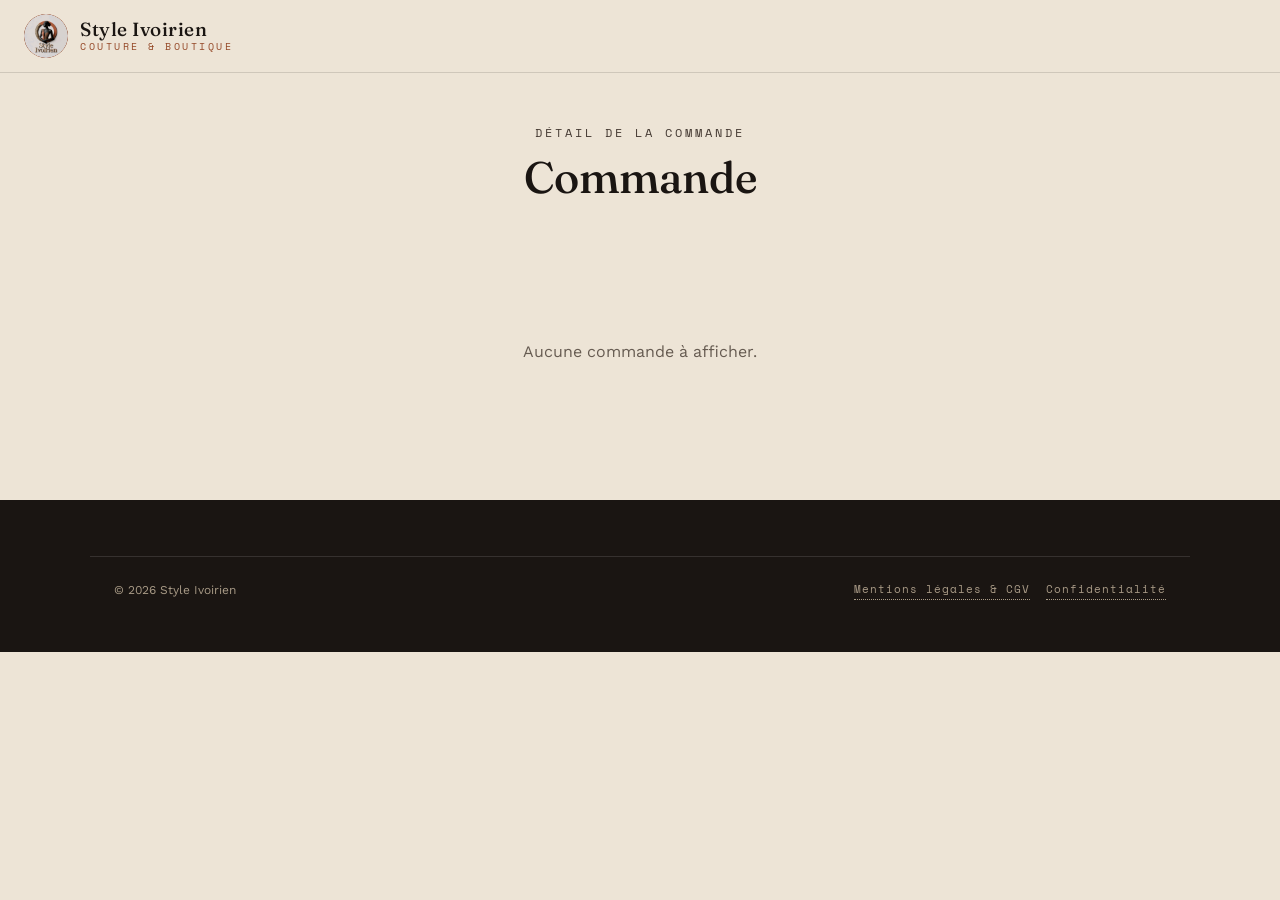
<file: commande.html>
<!DOCTYPE html>
<html lang="fr">
<head>
<meta charset="UTF-8">
<meta name="viewport" content="width=device-width, initial-scale=1.0">
<title>Détail de la commande | Style Ivoirien</title>
<link rel="preload" href="fonts/work-sans-latin-400-normal.woff2" as="font" type="font/woff2" crossorigin>
<link rel="preload" href="fonts/fraunces-latin-opsz-normal.woff2" as="font" type="font/woff2" crossorigin>
<link rel="stylesheet" href="css/style.css?v=20261124">
<link rel="manifest" href="manifest.json">
<link rel="icon" href="favicon.ico" sizes="any">
<link rel="icon" type="image/png" sizes="32x32" href="img/favicon-32.png">
<meta name="robots" content="noindex, nofollow">
<link rel="apple-touch-icon" href="img/icon-180.png">
<meta name="theme-color" content="#B85C38">
<meta name="apple-mobile-web-app-capable" content="yes">
<meta name="apple-mobile-web-app-status-bar-style" content="black-translucent">
</head>
<body>
<header>
  <div class="header-inner">
    <a href="index.html" class="logo">
      <span class="logo-mark">
        <img src="img/logo.png" alt="Style Ivoirien" width="44" height="44">
      </span>
      <span class="logo-text">
        <span class="line1">Style Ivoirien</span>
        <span class="line2">COUTURE &amp; BOUTIQUE</span>
      </span>
    </a>
  </div>
</header>
<div class="page-header-lite">
  <p class="eyebrow">Détail de la commande</p>
  <h1 id="commande-titre">Commande</h1>
</div>
<section>
  <div class="wrap" style="max-width:640px;">
    <div id="commande-contenu"></div>
  </div>
</section>
<footer>
  <div class="footer-bottom" style="max-width:1100px; margin:0 auto; padding:24px;">
    <span>© 2026 Style Ivoirien</span>
    <span class="footer-legal"><a href="mentions-legales.html" class="admin-link">Mentions légales &amp; CGV</a>
    <a href="confidentialite.html" class="admin-link">Confidentialité</a></span>
  </div>
</footer>
<script src="js/securite.js?v=20261124"></script>
<script src="js/devise.js?v=20261124"></script>
<script>
  const params = new URLSearchParams(window.location.search);
  const brut = params.get('d');
  const conteneur = document.getElementById('commande-contenu');
  if (!brut) {
    conteneur.innerHTML = '<p style="text-align:center; color:#665b51;">Aucune commande à afficher.</p>';
  } else {
    try {
      const commande = JSON.parse(brut);
      const dateFormatee = new Date(commande.date).toLocaleString('fr-FR');
      document.getElementById('commande-titre').textContent = commande.reference ? `Commande ${commande.reference}` : 'Commande';

      // anciennes commandes : tout en GNF ; nouvelles : dans la devise choisie par le client
      const devise = DEVISES[commande.devise] ? commande.devise : 'GNF';
      const lignesArticles = commande.articles.map(item => `
        <div class="panier-item">
          <div class="panier-item-image">
            ${item.image_url ? `<img src="${urlSure(item.image_url)}" alt="${esc(item.nom)}">` : ''}
          </div>
          <div class="panier-item-info">
            <span class="panier-item-nom">${esc(item.nom)}${item.taille ? `, taille ${esc(item.taille)}` : ''}</span>
            <span class="panier-item-prix">${esc(item.qty)} x ${formaterMontant(montantProduit(item, devise), devise)}</span>
          </div>
        </div>
      `).join('');

      const estFrance = !!commande.estFrance;
      const commission = commande.commission || 0;
      const totalArticles = commande.totalDevise ?? Number(commande.total);
      const totalFinal = commande.totalFinal || (totalArticles + commission);

      const recapHtml = `
        <div class="panier-recap" style="margin-top:20px;">
          ${commission ? `<div class="panier-recap-ligne">
            <span>Prix du panier</span>
            <span>${formaterMontant(totalArticles, devise)}</span>
          </div>
          <div class="panier-recap-ligne">
            <span>Commission service</span>
            <span>${formaterMontant(commission, devise)}</span>
          </div>` : ''}
          <div class="panier-recap-ligne panier-recap-total">
            <span>Total à payer</span>
            <span>${formaterMontant(totalFinal, devise)}</span>
          </div>
          ${devise !== 'GNF' ? `<p class="panier-recap-note">Prix boutique : ${formaterMontant(Number(commande.total), 'GNF')}</p>` : ''}
          ${estFrance ? `<p class="panier-recap-note">⚠️ Ce montant ne couvre pas la livraison. Frais d'expédition : environ ${fraisParKilo(devise)}, montant exact communiqué séparément une fois le colis prêt et pesé.</p>` : ''}
        </div>
      `;

      conteneur.innerHTML = `
        <p style="color:#665b51; margin-bottom:20px;">Reçue le ${dateFormatee}</p>
        <div style="border:1px solid var(--line); border-radius:10px; padding:20px; margin-bottom:20px;">
          <p><strong>Client :</strong> ${esc(commande.nom)}</p>
          <p><strong>Téléphone :</strong> ${esc(commande.telephone)}</p>
          <p><strong>Zone :</strong> ${esc(commande.zone || '—')}</p>
        </div>
        ${lignesArticles}
        ${recapHtml}
      `;
    } catch (e) {
      conteneur.innerHTML = '<p style="text-align:center; color:#665b51;">Impossible d\'afficher cette commande.</p>';
    }
  }
</script>
</body>
</html>
</file>
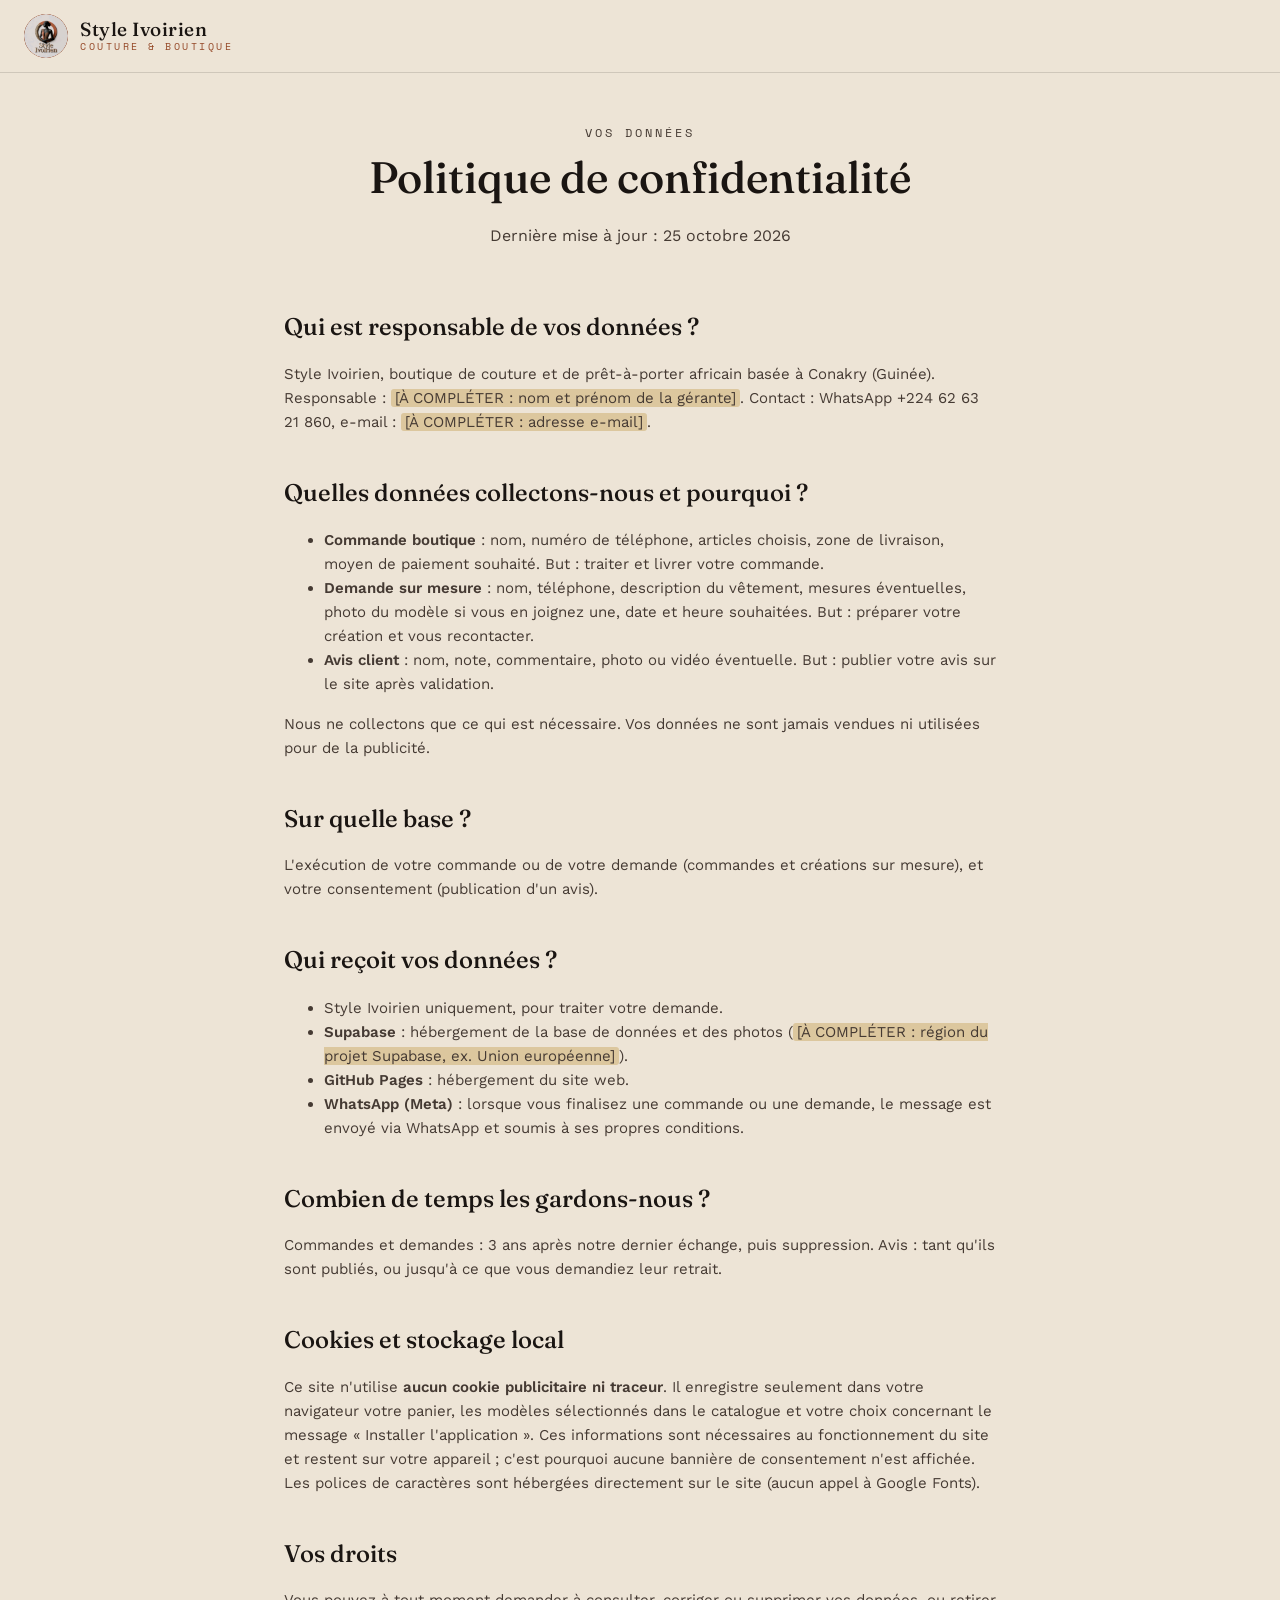
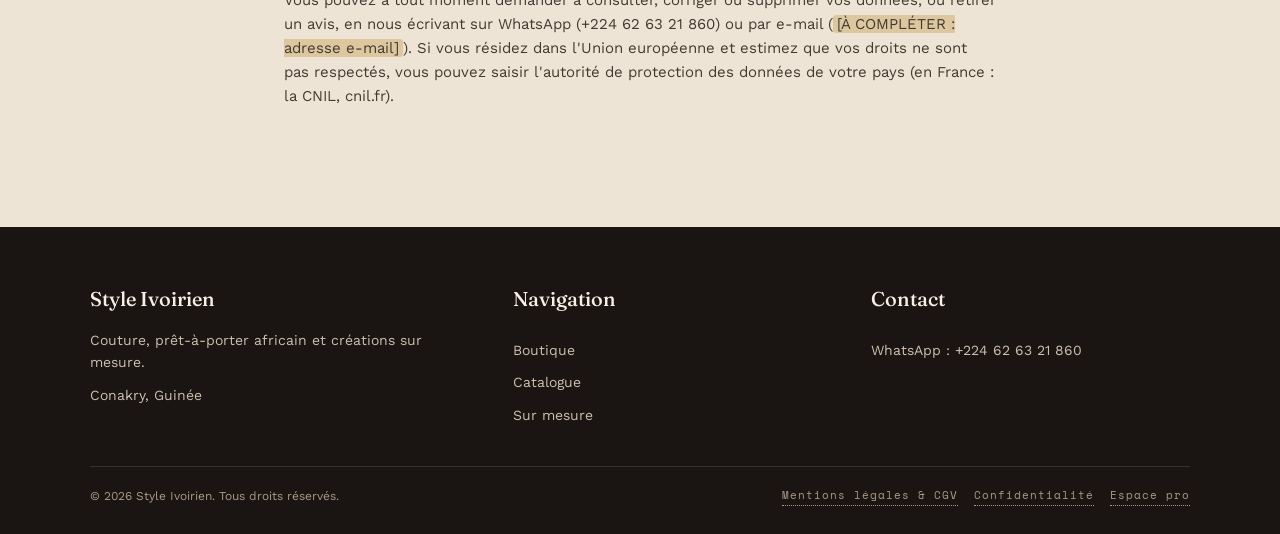
<file: confidentialite.html>
<!DOCTYPE html>
<html lang="fr">
<head>
<meta charset="UTF-8">
<meta name="viewport" content="width=device-width, initial-scale=1.0">
<title>Politique de confidentialité | Style Ivoirien</title>
<link rel="stylesheet" href="css/style.css?v=20261124">
<link rel="icon" href="favicon.ico" sizes="any">
<link rel="icon" type="image/png" sizes="32x32" href="img/favicon-32.png">
<link rel="apple-touch-icon" href="img/icon-180.png">
<meta name="description" content="Comment Style Ivoirien collecte, utilise et protège vos données personnelles.">
<link rel="canonical" href="https://styleivoirien.com/confidentialite.html">
<meta property="og:title" content="Politique de confidentialité | Style Ivoirien">
<meta property="og:description" content="Comment Style Ivoirien collecte, utilise et protège vos données personnelles.">
<meta property="og:image" content="https://styleivoirien.com/img/og-image.jpg">
<meta name="theme-color" content="#B85C38">
</head>
<body>

<header>
  <div class="header-inner">
    <a href="index.html" class="logo">
      <span class="logo-mark">
        <img src="img/logo.png" alt="Style Ivoirien" width="44" height="44">
      </span>
      <span class="logo-text">
        <span class="line1">Style Ivoirien</span>
        <span class="line2">COUTURE &amp; BOUTIQUE</span>
      </span>
    </a>
  </div>
</header>

<div class="page-header-lite">
  <p class="eyebrow">Vos données</p>
  <h1>Politique de confidentialité</h1>
  <p>Dernière mise à jour : 25 octobre 2026</p>
</div>

<main class="page-legale">
  <h2>Qui est responsable de vos données ?</h2>
  <p>Style Ivoirien, boutique de couture et de prêt-à-porter africain basée à Conakry (Guinée). Responsable : <span class="a-completer">[À COMPLÉTER : nom et prénom de la gérante]</span>. Contact : WhatsApp +224 62 63 21 860, e-mail : <span class="a-completer">[À COMPLÉTER : adresse e-mail]</span>.</p>

  <h2>Quelles données collectons-nous et pourquoi ?</h2>
  <ul>
    <li><strong>Commande boutique</strong> : nom, numéro de téléphone, articles choisis, zone de livraison, moyen de paiement souhaité. But : traiter et livrer votre commande.</li>
    <li><strong>Demande sur mesure</strong> : nom, téléphone, description du vêtement, mesures éventuelles, photo du modèle si vous en joignez une, date et heure souhaitées. But : préparer votre création et vous recontacter.</li>
    <li><strong>Avis client</strong> : nom, note, commentaire, photo ou vidéo éventuelle. But : publier votre avis sur le site après validation.</li>
  </ul>
  <p>Nous ne collectons que ce qui est nécessaire. Vos données ne sont jamais vendues ni utilisées pour de la publicité.</p>

  <h2>Sur quelle base ?</h2>
  <p>L'exécution de votre commande ou de votre demande (commandes et créations sur mesure), et votre consentement (publication d'un avis).</p>

  <h2>Qui reçoit vos données ?</h2>
  <ul>
    <li>Style Ivoirien uniquement, pour traiter votre demande.</li>
    <li><strong>Supabase</strong> : hébergement de la base de données et des photos (<span class="a-completer">[À COMPLÉTER : région du projet Supabase, ex. Union européenne]</span>).</li>
    <li><strong>GitHub Pages</strong> : hébergement du site web.</li>
    <li><strong>WhatsApp (Meta)</strong> : lorsque vous finalisez une commande ou une demande, le message est envoyé via WhatsApp et soumis à ses propres conditions.</li>
  </ul>

  <h2>Combien de temps les gardons-nous ?</h2>
  <p>Commandes et demandes : 3 ans après notre dernier échange, puis suppression. Avis : tant qu'ils sont publiés, ou jusqu'à ce que vous demandiez leur retrait.</p>

  <h2>Cookies et stockage local</h2>
  <p>Ce site n'utilise <strong>aucun cookie publicitaire ni traceur</strong>. Il enregistre seulement dans votre navigateur votre panier, les modèles sélectionnés dans le catalogue et votre choix concernant le message « Installer l'application ». Ces informations sont nécessaires au fonctionnement du site et restent sur votre appareil ; c'est pourquoi aucune bannière de consentement n'est affichée. Les polices de caractères sont hébergées directement sur le site (aucun appel à Google Fonts).</p>

  <h2>Vos droits</h2>
  <p>Vous pouvez à tout moment demander à consulter, corriger ou supprimer vos données, ou retirer un avis, en nous écrivant sur WhatsApp (+224 62 63 21 860) ou par e-mail (<span class="a-completer">[À COMPLÉTER : adresse e-mail]</span>). Si vous résidez dans l'Union européenne et estimez que vos droits ne sont pas respectés, vous pouvez saisir l'autorité de protection des données de votre pays (en France : la CNIL, cnil.fr).</p>
</main>

<footer id="contact">
  <div class="footer-inner">
    <div>
      <h4>Style Ivoirien</h4>
      <p>Couture, prêt-à-porter africain et créations sur mesure.</p>
      <p>Conakry, Guinée</p>
    </div>
    <div class="footer-links">
      <h4>Navigation</h4>
      <a href="boutique.html">Boutique</a>
      <a href="catalogue.html">Catalogue</a>
      <a href="rendez-vous.html">Sur mesure</a>
    </div>
    <div class="footer-links">
      <h4>Contact</h4>
      <a href="https://wa.me/224626321860" target="_blank" rel="noopener">WhatsApp : +224 62 63 21 860</a>
    </div>
  </div>
  <div class="footer-bottom">
    <span>© 2026 Style Ivoirien. Tous droits réservés.</span>
    <span class="footer-legal"><a href="mentions-legales.html" class="admin-link">Mentions légales &amp; CGV</a>
    <a href="confidentialite.html" class="admin-link">Confidentialité</a>
    <a href="admin.html" class="admin-link">Espace pro</a></span>
  </div>
</footer>
</body>
</html>
</file>
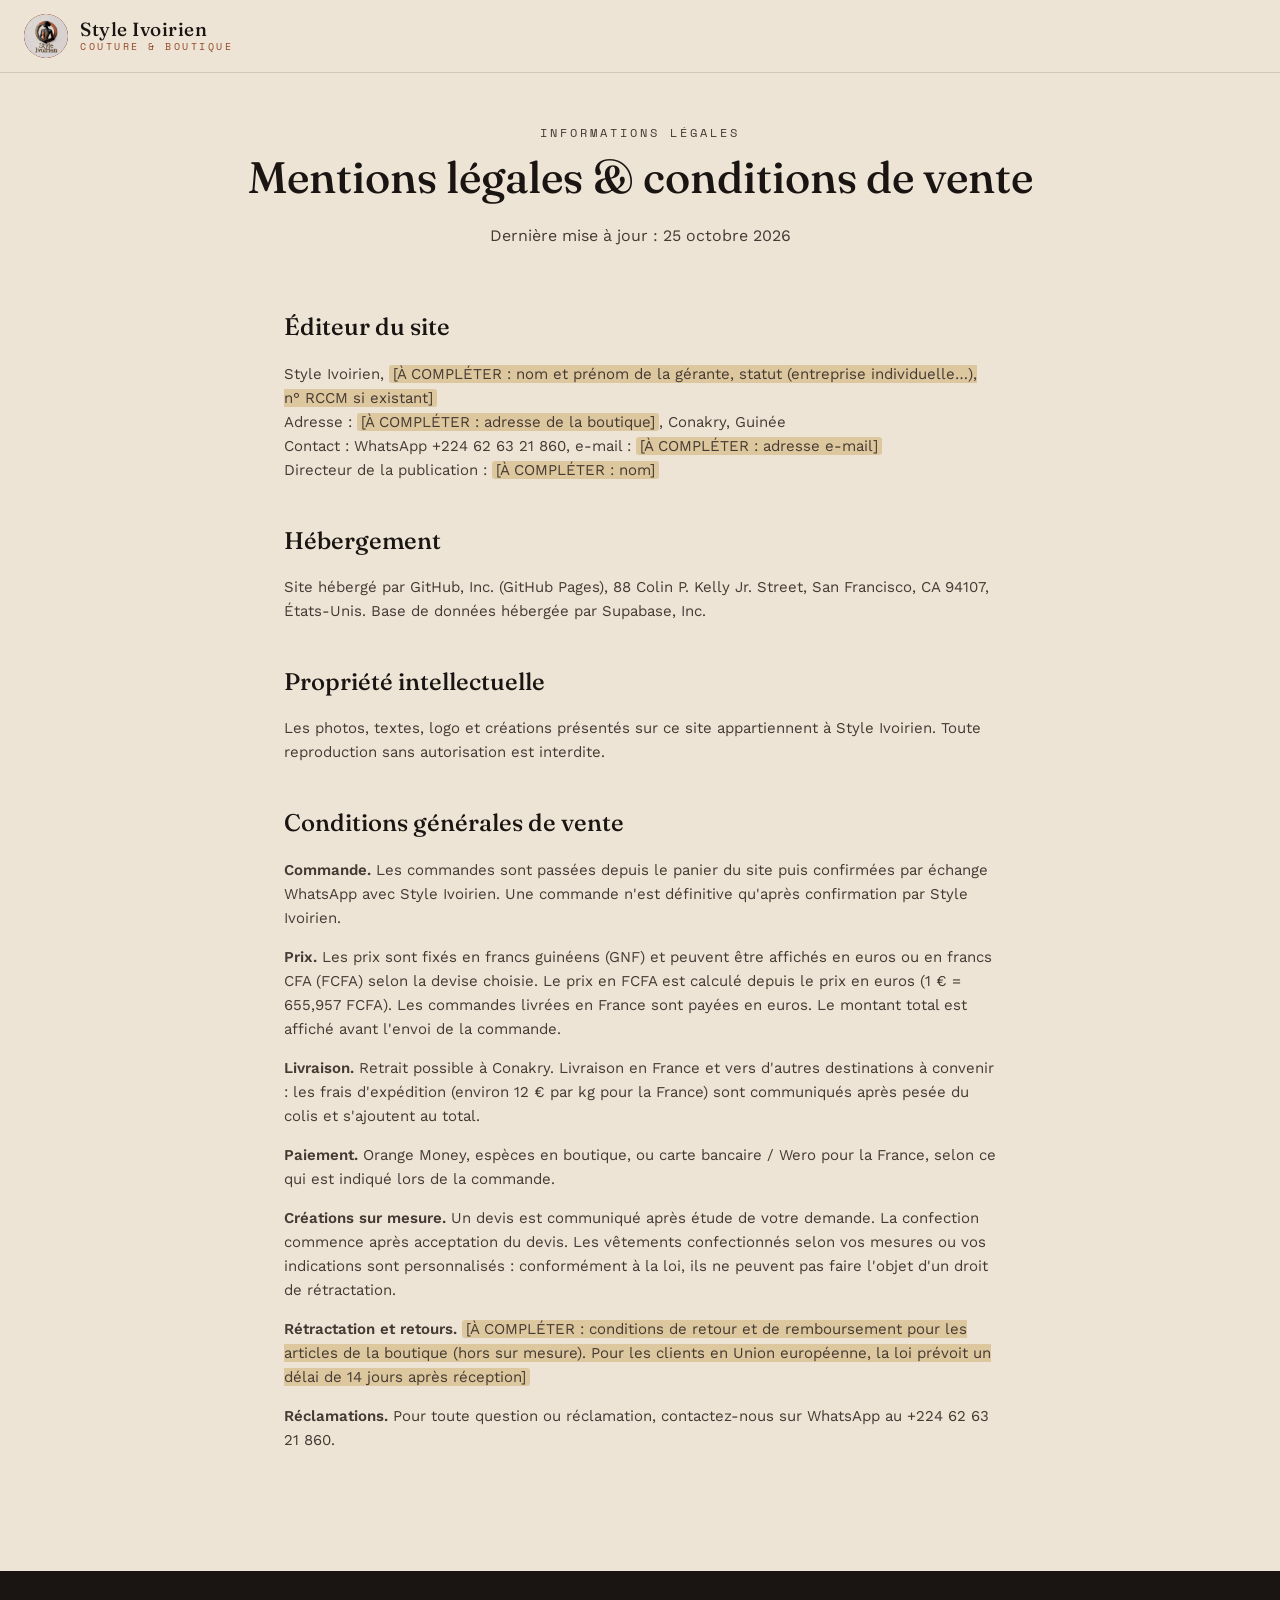
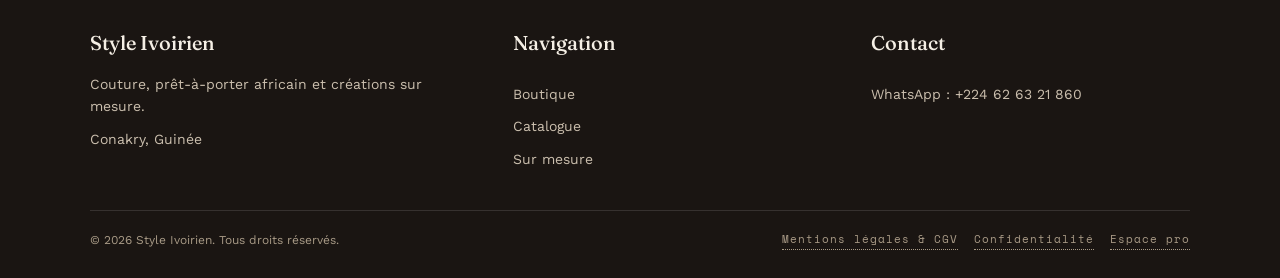
<file: mentions-legales.html>
<!DOCTYPE html>
<html lang="fr">
<head>
<meta charset="UTF-8">
<meta name="viewport" content="width=device-width, initial-scale=1.0">
<title>Mentions légales et conditions de vente | Style Ivoirien</title>
<link rel="stylesheet" href="css/style.css?v=20261124">
<link rel="icon" href="favicon.ico" sizes="any">
<link rel="icon" type="image/png" sizes="32x32" href="img/favicon-32.png">
<link rel="apple-touch-icon" href="img/icon-180.png">
<meta name="description" content="Mentions légales et conditions générales de vente de la boutique Style Ivoirien.">
<link rel="canonical" href="https://styleivoirien.com/mentions-legales.html">
<meta property="og:title" content="Mentions légales et conditions de vente | Style Ivoirien">
<meta property="og:description" content="Mentions légales et conditions générales de vente de la boutique Style Ivoirien.">
<meta property="og:image" content="https://styleivoirien.com/img/og-image.jpg">
<meta name="theme-color" content="#B85C38">
</head>
<body>

<header>
  <div class="header-inner">
    <a href="index.html" class="logo">
      <span class="logo-mark">
        <img src="img/logo.png" alt="Style Ivoirien" width="44" height="44">
      </span>
      <span class="logo-text">
        <span class="line1">Style Ivoirien</span>
        <span class="line2">COUTURE &amp; BOUTIQUE</span>
      </span>
    </a>
  </div>
</header>

<div class="page-header-lite">
  <p class="eyebrow">Informations légales</p>
  <h1>Mentions légales &amp; conditions de vente</h1>
  <p>Dernière mise à jour : 25 octobre 2026</p>
</div>

<main class="page-legale">
  <h2>Éditeur du site</h2>
  <p>Style Ivoirien, <span class="a-completer">[À COMPLÉTER : nom et prénom de la gérante, statut (entreprise individuelle…), n° RCCM si existant]</span><br>
  Adresse : <span class="a-completer">[À COMPLÉTER : adresse de la boutique]</span>, Conakry, Guinée<br>
  Contact : WhatsApp +224 62 63 21 860, e-mail : <span class="a-completer">[À COMPLÉTER : adresse e-mail]</span><br>
  Directeur de la publication : <span class="a-completer">[À COMPLÉTER : nom]</span></p>

  <h2>Hébergement</h2>
  <p>Site hébergé par GitHub, Inc. (GitHub Pages), 88 Colin P. Kelly Jr. Street, San Francisco, CA 94107, États-Unis. Base de données hébergée par Supabase, Inc.</p>

  <h2>Propriété intellectuelle</h2>
  <p>Les photos, textes, logo et créations présentés sur ce site appartiennent à Style Ivoirien. Toute reproduction sans autorisation est interdite.</p>

  <h2 id="cgv">Conditions générales de vente</h2>
  <p><strong>Commande.</strong> Les commandes sont passées depuis le panier du site puis confirmées par échange WhatsApp avec Style Ivoirien. Une commande n'est définitive qu'après confirmation par Style Ivoirien.</p>
  <p><strong>Prix.</strong> Les prix sont fixés en francs guinéens (GNF) et peuvent être affichés en euros ou en francs CFA (FCFA) selon la devise choisie. Le prix en FCFA est calculé depuis le prix en euros (1 € = 655,957 FCFA). Les commandes livrées en France sont payées en euros. Le montant total est affiché avant l'envoi de la commande.</p>
  <p><strong>Livraison.</strong> Retrait possible à Conakry. Livraison en France et vers d'autres destinations à convenir : les frais d'expédition (environ 12 € par kg pour la France) sont communiqués après pesée du colis et s'ajoutent au total.</p>
  <p><strong>Paiement.</strong> Orange Money, espèces en boutique, ou carte bancaire / Wero pour la France, selon ce qui est indiqué lors de la commande.</p>
  <p><strong>Créations sur mesure.</strong> Un devis est communiqué après étude de votre demande. La confection commence après acceptation du devis. Les vêtements confectionnés selon vos mesures ou vos indications sont personnalisés : conformément à la loi, ils ne peuvent pas faire l'objet d'un droit de rétractation.</p>
  <p><strong>Rétractation et retours.</strong> <span class="a-completer">[À COMPLÉTER : conditions de retour et de remboursement pour les articles de la boutique (hors sur mesure). Pour les clients en Union européenne, la loi prévoit un délai de 14 jours après réception]</span></p>
  <p><strong>Réclamations.</strong> Pour toute question ou réclamation, contactez-nous sur WhatsApp au +224 62 63 21 860.</p>
</main>

<footer id="contact">
  <div class="footer-inner">
    <div>
      <h4>Style Ivoirien</h4>
      <p>Couture, prêt-à-porter africain et créations sur mesure.</p>
      <p>Conakry, Guinée</p>
    </div>
    <div class="footer-links">
      <h4>Navigation</h4>
      <a href="boutique.html">Boutique</a>
      <a href="catalogue.html">Catalogue</a>
      <a href="rendez-vous.html">Sur mesure</a>
    </div>
    <div class="footer-links">
      <h4>Contact</h4>
      <a href="https://wa.me/224626321860" target="_blank" rel="noopener">WhatsApp : +224 62 63 21 860</a>
    </div>
  </div>
  <div class="footer-bottom">
    <span>© 2026 Style Ivoirien. Tous droits réservés.</span>
    <span class="footer-legal"><a href="mentions-legales.html" class="admin-link">Mentions légales &amp; CGV</a>
    <a href="confidentialite.html" class="admin-link">Confidentialité</a>
    <a href="admin.html" class="admin-link">Espace pro</a></span>
  </div>
</footer>
</body>
</html>
</file>
<file: css/style.css>
/* ===================== POLICES (hébergées sur le site, plus de Google Fonts) ===================== */
@font-face{ font-family:'Fraunces'; font-style:normal; font-weight:100 900; font-display:swap; src:url(../fonts/fraunces-latin-opsz-normal.woff2) format('woff2'); }
@font-face{ font-family:'Fraunces'; font-style:italic; font-weight:100 900; font-display:swap; src:url(../fonts/fraunces-latin-opsz-italic.woff2) format('woff2'); }
@font-face{ font-family:'Work Sans'; font-style:normal; font-weight:400; font-display:swap; src:url(../fonts/work-sans-latin-400-normal.woff2) format('woff2'); }
@font-face{ font-family:'Work Sans'; font-style:normal; font-weight:500; font-display:swap; src:url(../fonts/work-sans-latin-500-normal.woff2) format('woff2'); }
@font-face{ font-family:'Work Sans'; font-style:normal; font-weight:600; font-display:swap; src:url(../fonts/work-sans-latin-600-normal.woff2) format('woff2'); }
@font-face{ font-family:'Space Mono'; font-style:normal; font-weight:400; font-display:swap; src:url(../fonts/space-mono-latin-400-normal.woff2) format('woff2'); }
@font-face{ font-family:'Space Mono'; font-style:normal; font-weight:700; font-display:swap; src:url(../fonts/space-mono-latin-700-normal.woff2) format('woff2'); }

/* ===================== TOKENS ===================== */
  :root{
    --cream: #EDE4D6;
    --cream-soft: #F5EFE5;
    --terracotta: #B85C38;
    --terracotta-dark: #944726;
    --ink: #1A1512;
    --gold: #C9A876;
    --gold-soft: #DCC79E;
    --brown: #6B4226;
    --line: rgba(26,21,18,0.14);

    --font-display: 'Fraunces', serif;
    --font-body: 'Work Sans', sans-serif;
    --font-mono: 'Space Mono', monospace;

    --radius: 6px;
    --container: 1100px;
  }

  *{ box-sizing: border-box; }
  html{ scroll-behavior: smooth; }
  body{
    margin:0;
    background: var(--cream);
    color: var(--ink);
    font-family: var(--font-body);
    font-size: 16px;
    line-height: 1.6;
    -webkit-font-smoothing: antialiased;
  }
  img{ max-width:100%; display:block; }
  a{ color:inherit; }
  .wrap{
    max-width: var(--container);
    margin: 0 auto;
    padding: 0 24px;
  }

  /* ===================== HEADER ===================== */
  header{
    position: sticky;
    top: 0;
    z-index: 50;
    background: var(--cream);
    border-bottom: 1px solid var(--line);
  }
  .header-inner{
    display:flex;
    align-items:center;
    justify-content:space-between;
    padding: 14px 24px;
  }
  .logo{
    display:flex;
    align-items:center;
    gap: 12px;
    text-decoration:none;
    color: var(--ink);
  }
  .logo-mark{
    width: 44px;
    height: 44px;
    border-radius: 50%;
    background: var(--terracotta);
    display:flex;
    align-items:center;
    justify-content:center;
    flex-shrink:0;
    position: relative;
    overflow: hidden;
  }
  .logo-mark img{ width: 100%; height: 100%; object-fit: cover; border-radius: 50%; }
  .logo-text{
    font-family: var(--font-display);
    line-height: 1;
  }
  .logo-text .line1{
    display:block;
    font-size: 19px;
    font-weight: 500;
    letter-spacing: 0.5px;
  }
  .logo-text .line2{
    display:block;
    font-size: 10px;
    font-family: var(--font-mono);
    letter-spacing: 2.5px;
    color: var(--terracotta-dark);
    margin-top: 3px;
  }

  nav{
    display:flex;
    align-items:center;
    gap: 32px;
  }
  nav a{
    text-decoration:none;
    font-size: 14px;
    letter-spacing: 0.3px;
    color: var(--ink);
    position: relative;
    padding: 4px 0;
  }
  nav a::after{
    content:'';
    position:absolute;
    left:0; right:0; bottom:-2px;
    height: 1px;
    background: var(--terracotta);
    transform: scaleX(0);
    transition: transform .25s ease;
  }
  nav a:hover::after{ transform: scaleX(1); }

  .nav-actions{
    display:flex;
    align-items:center;
    gap: 18px;
  }
  .cart-btn{
    display:flex;
    align-items:center;
    gap:8px;
    background:none;
    border:1px solid var(--ink);
    padding: 8px 14px;
    border-radius: var(--radius);
    font-family: var(--font-body);
    font-size: 13px;
    cursor:pointer;
    color: var(--ink);
  }
  .cart-count{
    background: var(--terracotta);
    color: var(--cream-soft);
    font-family: var(--font-mono);
    font-size: 11px;
    padding: 1px 6px;
    border-radius: 20px;
  }
  .burger{
    display:none;
    flex-direction:column;
    gap:5px;
    background:none;
    border:none;
    cursor:pointer;
    padding: 6px;
  }
  .burger span{
    width: 22px;
    height: 2px;
    background: var(--ink);
    display:block;
  }

  /* ===================== HERO ===================== */
  .hero{
    position: relative;
    overflow: hidden;
    padding: 90px 24px 70px;
  }
  .pattern-strip{
    display:flex;
    position:absolute;
    top:0; left:0;
    width:100%;
    height: 6px;
  }
  .pattern-strip span{ flex:1; height:100%; }
  .pattern-strip span:nth-child(3n+1){ background: var(--terracotta); }
  .pattern-strip span:nth-child(3n+2){ background: var(--gold); }
  .pattern-strip span:nth-child(3n+3){ background: var(--ink); }

  .hero-inner{
    max-width: var(--container);
    margin: 0 auto;
    display:grid;
    grid-template-columns: 1.1fr 0.9fr;
    gap: 48px;
    align-items:center;
  }
  .eyebrow{
    font-family: var(--font-mono);
    font-size: 12px;
    letter-spacing: 3px;
    text-transform: uppercase;
    color: var(--terracotta-dark);
    margin: 0 0 18px;
  }
  .hero h1{
    font-family: var(--font-display);
    font-weight: 500;
    font-size: clamp(38px, 5.5vw, 58px);
    line-height: 1.05;
    margin: 0 0 22px;
    color: var(--ink);
  }
  .hero h1 em{
    font-style: italic;
    font-weight: 500;
    color: var(--terracotta);
  }
  .hero p.lead{
    font-size: 17px;
    color: #453a33;
    max-width: 440px;
    margin: 0 0 32px;
  }
  .hero-ctas{
    display:flex;
    gap: 14px;
    flex-wrap: wrap;
  }
  .btn{
    display:inline-flex;
    align-items:center;
    gap:8px;
    padding: 14px 26px;
    border-radius: var(--radius);
    text-decoration:none;
    font-size: 14px;
    font-weight: 500;
    letter-spacing: 0.3px;
    cursor:pointer;
    border: 1px solid transparent;
    transition: transform .15s ease, opacity .15s ease;
  }
  .btn:active{ transform: scale(0.97); }
  .btn-primary{
    background: var(--terracotta);
    color: #fff;
  }
  .btn-primary:hover{ background: var(--terracotta-dark); }
  .btn-outline{
    background: transparent;
    border-color: var(--ink);
    color: var(--ink);
  }
  .btn-outline:hover{ background: var(--ink); color: var(--cream); }

  /* hero visual: geometric motif standing in for the logo illustration */
  .hero-visual{
    position: relative;
    aspect-ratio: 1;
    max-width: 420px;
    margin: 0 auto;
  }
  .hero-visual .ring{
    position:absolute;
    inset:0;
    border-radius:50%;
    background: var(--terracotta);
  }
  .hero-visual .ring::before{
    content:'';
    position:absolute;
    inset: 14%;
    border-radius:50%;
    background: var(--cream);
  }
  .hero-visual .motif{
    position:absolute;
    inset:0;
  }
  .hero-visual .tag{
    position:absolute;
    bottom: -18px;
    left: 50%;
    transform: translateX(-50%);
    background: var(--ink);
    color: var(--gold-soft);
    font-family: var(--font-mono);
    font-size: 12px;
    letter-spacing: 1.5px;
    padding: 8px 18px;
    border-radius: 3px;
    white-space: nowrap;
  }

  /* ===================== SECTION PLACEHOLDER STYLES (used by later steps) ===================== */
  section{ padding: 80px 0; }
  .section-head{
    text-align:center;
    max-width: 560px;
    margin: 0 auto 48px;
  }
  .section-head .eyebrow{ text-align:center; }
  .section-head h2{
    font-family: var(--font-display);
    font-weight: 500;
    font-size: clamp(28px, 4vw, 38px);
    margin: 0 0 14px;
  }
  .section-head p{ color:#453a33; margin:0; }

  .placeholder-block{
    border: 1px dashed var(--line);
    border-radius: 12px;
    padding: 60px 24px;
    text-align:center;
    color: #665b51;
    font-size: 14px;
  }

.produits-grid{
  display:grid;
  grid-template-columns: repeat(auto-fill, minmax(220px, 1fr));
  gap: 24px;
}
.produit-card{
  background: var(--cream-soft);
  border: 1px solid var(--line);
  border-radius: 10px;
  overflow:hidden;
  display:flex;
  flex-direction:column;
}
.produit-image{
  aspect-ratio: 3/4;
  background: var(--gold-soft);
  display:flex;
  align-items:center;
  justify-content:center;
  color: var(--ink);
  font-family: var(--font-mono);
  font-size:12px;
  overflow:hidden;
}
.produit-image img{ width:100%; height:100%; object-fit:contain; background:#fff; }
.produit-info{ padding: 16px; display:flex; flex-direction:column; gap:6px; flex:1; }
.produit-categorie{ font-family: var(--font-mono); font-size:11px; letter-spacing:1px; text-transform:uppercase; color: var(--terracotta-dark); }
.produit-nom{ font-family: var(--font-display); font-size:18px; margin:0; }
.produit-prix{ font-family: var(--font-mono); font-size:15px; color: var(--ink); margin-top:auto; padding-top:8px; }
  
  /* ===================== FOOTER ===================== */
  footer{
    background: var(--ink);
    color: var(--cream-soft);
    padding: 56px 24px 28px;
    margin-top: 40px;
  }
  .footer-inner{
    max-width: var(--container);
    margin: 0 auto;
    display:grid;
    grid-template-columns: 1.2fr 1fr 1fr;
    gap: 40px;
  }
  footer h4{
    font-family: var(--font-display);
    font-weight: 500;
    font-size: 20px;
    margin: 0 0 14px;
  }
  footer p{ color: #cbbfae; font-size: 14px; margin: 0 0 10px; }
  footer a{ color: #cbbfae; text-decoration:none; font-size: 14px; }
  footer a:hover{ color: var(--gold-soft); }
  .footer-links{ display:flex; flex-direction:column; gap:10px; }
  .footer-bottom{
    max-width: var(--container);
    margin: 40px auto 0;
    padding-top: 20px;
    border-top: 1px solid rgba(255,255,255,0.12);
    display:flex;
    justify-content:space-between;
    align-items:center;
    flex-wrap:wrap;
    gap: 10px;
  }
  .footer-bottom span{ font-size: 12px; color:#a89a86; }
  .admin-link{
    font-family: var(--font-mono);
    font-size: 11px;
    letter-spacing: 1px;
    color:#a89a86;
    text-decoration:none;
    border-bottom: 1px dotted #a89a86;
  }

  /* ===================== RESPONSIVE ===================== */
  @media (max-width: 860px){
    nav{
      display:none;
      position: absolute;
      top: 100%;
      left: 0;
      width: 100%;
      flex-direction: column;
      background: var(--cream);
    }
    nav.open{ display:flex; }
    nav a{
      border-top: 1px solid var(--line);
    }
    nav a:first-child{
      border-top: none;
    }
    .burger{ display:flex; }
    .hero-inner{ grid-template-columns: 1fr; text-align:center; }
    .hero p.lead{ margin: 0 auto 32px; }
    .hero-ctas{ justify-content:center; }
    .footer-inner{ grid-template-columns: 1fr; }
  }

.filtres-categories{
  display:flex;
  flex-wrap:wrap;
  gap:10px;
  justify-content:center;
  margin-bottom:36px;
}
.chip{
  font-family: var(--font-mono);
  font-size:12px;
  letter-spacing:0.5px;
  padding:8px 16px;
  border-radius:20px;
  border:1px solid var(--ink);
  background:transparent;
  color:var(--ink);
  cursor:pointer;
}
.chip-active{
  background: var(--ink);
  color: var(--cream);
}
.voir-plus-wrap{
  text-align:center;
  margin-top:40px;
}
.page-header-lite{
  padding: 50px 24px 20px;
  text-align:center;
}
.page-header-lite .eyebrow{ text-align:center; }
.page-header-lite h1{
  font-family: var(--font-display);
  font-weight:500;
  font-size: clamp(30px, 4.5vw, 44px);
  margin: 0 0 10px;
}
.page-header-lite p{ color:#453a33; max-width:520px; margin:0 auto; }

.btn-ajouter{
  margin-top: 10px;
  padding: 10px 14px;
  border-radius: var(--radius);
  border: 1px solid var(--ink);
  background: transparent;
  color: var(--ink);
  font-family: var(--font-body);
  font-size: 13px;
  cursor: pointer;
}
.btn-ajouter:hover{ background: var(--ink); color: var(--cream); }

.panier-overlay{
  position:fixed; inset:0;
  background: rgba(26,21,18,0.5);
  opacity:0; pointer-events:none;
  transition: opacity .2s ease;
  z-index: 90;
}
.panier-overlay.ouvert{ opacity:1; pointer-events:auto; }

.panier-drawer{
  position:fixed;
  top:0; right:0;
  width: min(400px, 100%);
  height:100%;
  background: var(--cream);
  box-shadow: -4px 0 20px rgba(0,0,0,0.15);
  transform: translateX(100%);
  transition: transform .25s ease;
  z-index: 95;
  display:flex;
  flex-direction:column;
}
.panier-drawer.ouvert{ transform: translateX(0); }

.panier-header{
  display:flex; justify-content:space-between; align-items:center;
  padding: 20px 24px;
  border-bottom: 1px solid var(--line);
}
.panier-header h3{ font-family: var(--font-display); margin:0; font-size:20px; }
.panier-fermer{
  background:none; border:none; font-size:26px; cursor:pointer; color: var(--ink); line-height:1;
}

.panier-items{ flex:1; overflow-y:auto; padding: 16px 24px; }
.panier-vide{ color:#665b51; text-align:center; margin-top:40px; }

.panier-item{
  display:flex; gap:12px; padding: 14px 0; border-bottom: 1px solid var(--line);
  align-items:center;
}
.panier-item-image{
  width:56px; height:70px; border-radius:6px; overflow:hidden; background: var(--gold-soft); flex-shrink:0;
}
.panier-item-image img{ width:100%; height:100%; object-fit:cover; }
.panier-item-info{ flex:1; display:flex; flex-direction:column; gap:4px; }
.panier-item-nom{ font-family: var(--font-display); font-size:15px; }
.panier-item-prix{ font-family: var(--font-mono); font-size:13px; color:#665b51; }
.panier-item-qty{ display:flex; align-items:center; gap:10px; margin-top:4px; }
.panier-item-qty button{
  width:24px; height:24px; border-radius:50%; border:1px solid var(--ink);
  background:none; cursor:pointer; font-size:14px; line-height:1;
}
.panier-item-supprimer{
  background:none; border:none; color:var(--terracotta-dark); font-size:12px; cursor:pointer; text-decoration:underline;
  align-self:flex-start;
}

.panier-footer{
  padding: 18px 24px 24px;
  border-top: 1px solid var(--line);
}
.panier-total{
  display:flex; justify-content:space-between; font-family: var(--font-mono);
  font-size:16px; margin-bottom:14px;
}
.panier-input{
  width:100%;
  padding: 11px 14px;
  margin-bottom:10px;
  border-radius: var(--radius);
  border:1px solid var(--line);
  font-family: var(--font-body);
  font-size:14px;
}
.panier-commander-btn{ width:100%; justify-content:center; }
.panier-note{ font-size:11px; color:#665b51; text-align:center; margin: 10px 0 0; }


@media (max-width: 600px){
  .produits-grid{
    grid-template-columns: repeat(2, 1fr);
    gap: 12px;
  }
  .produit-info{
    padding: 10px;
    gap: 3px;
  }
  .produit-nom{
    font-size: 14px;
    line-height: 1.25;
  }
  .produit-categorie{
    font-size: 9px;
  }
  .produit-prix{
    font-size: 12px;
  }
  .btn-ajouter{
    font-size: 11px;
    padding: 8px 10px;
    margin-top: 6px;
    width: 100%;
  }
}


.calendrier{
  max-width:400px; margin:0 auto 30px;
  border:1px solid var(--line); border-radius:12px;
  padding:20px; background:var(--cream-soft);
}
.calendrier-header{
  display:flex; justify-content:space-between; align-items:center;
  margin-bottom:14px; font-family:var(--font-display); font-size:17px; text-transform:capitalize;
}
.calendrier-header button{
  background:none; border:1px solid var(--ink); border-radius:50%;
  width:30px; height:30px; cursor:pointer; font-size:14px;
}
.calendrier-jours-semaine{
  display:grid; grid-template-columns:repeat(7,1fr);
  font-family:var(--font-mono); font-size:11px; text-align:center; color:#665b51; margin-bottom:6px;
}
.calendrier-grille{ display:grid; grid-template-columns:repeat(7,1fr); gap:4px; }
.jour-cell{
  aspect-ratio:1; border:none; background:transparent; border-radius:6px;
  font-family:var(--font-body); font-size:13px; cursor:pointer;
}
.jour-cell:hover:not(:disabled){ background: var(--gold-soft); }
.jour-cell:disabled{ color:#c9bfb2; text-decoration:line-through; cursor:not-allowed; }
.jour-selectionne{ background: var(--terracotta) !important; color:#fff; }

.date-choisie-affichage{
  text-align:center; font-family:var(--font-mono); font-size:13px;
  margin-bottom:24px; color: var(--terracotta-dark);
}

.form-sur-mesure{ max-width:480px; margin:0 auto; display:flex; flex-direction:column; gap:12px; }
.form-sur-mesure input, .form-sur-mesure textarea, .form-sur-mesure select{
  padding:12px 14px; border-radius:var(--radius); border:1px solid var(--line);
  font-family:var(--font-body); font-size:14px; width:100%; background:#fff;
}
.sm-mode{ display:flex; flex-direction:column; gap:14px; font-size:14px; padding:4px 0; }
.sm-mode label{ display:block; cursor:pointer; line-height:1.4; }
.sm-mode label input[type="radio"]{ margin-right:10px; vertical-align:middle; width:16px; height:16px; }
.sm-label{ font-size:14px; margin:4px 0 2px; font-weight:500; }
.mesures-grid{
  display:grid; grid-template-columns:1fr 1fr; gap:12px;
  border:1px solid var(--line); border-radius:10px; padding:14px; background:#fff;
}
.mesure-champ{ display:flex; flex-direction:column; gap:4px; font-size:13px; }
.mesure-input{ display:flex; align-items:center; border:1px solid var(--line); border-radius:var(--radius); overflow:hidden; }
.mesure-input input{ border:none; padding:9px 10px; width:100%; font-size:14px; }
.mesure-input input:focus{ outline:none; }
.mesure-input span{ padding:0 10px; font-family:var(--font-mono); font-size:12px; color:#665b51; background:var(--cream-soft); align-self:stretch; display:flex; align-items:center; }
@media (max-width:480px){
  .mesures-grid{ grid-template-columns:1fr; }
}

.admin-login{
  max-width:360px; margin:80px auto; text-align:center;
}
.admin-login h1{ font-family:var(--font-display); font-size:26px; margin-bottom:8px; }
.admin-login p{ color:#665b51; font-size:14px; margin-bottom:24px; }
.admin-login input{
  width:100%; padding:14px; text-align:center; font-size:20px; letter-spacing:6px;
  border:1px solid var(--line); border-radius:var(--radius); margin-bottom:14px; font-family:var(--font-mono);
}
.admin-erreur{ color:var(--terracotta-dark); font-size:13px; margin-top:10px; }

.admin-shell{ display:none; }
.admin-topbar{
  display:flex; justify-content:space-between; align-items:center;
  padding:16px 24px; border-bottom:1px solid var(--line); background:var(--cream-soft);
}
.admin-topbar h1{ font-family:var(--font-display); font-size:20px; margin:0; }
.admin-deconnexion{
  background:none; border:1px solid var(--ink); border-radius:var(--radius);
  padding:8px 14px; font-size:13px; cursor:pointer;
}

.admin-tabs{ display:flex; gap:6px; padding:16px 24px 0; flex-wrap:wrap; }
.admin-tab{
  background:none; border:none; padding:10px 16px; font-size:14px; cursor:pointer;
  border-bottom:2px solid transparent; color:#665b51;
}
.admin-tab.actif{ color:var(--ink); border-bottom-color:var(--terracotta); font-weight:600; }

.admin-panel{ display:none; padding:24px; max-width:900px; margin:0 auto; }
.admin-panel.actif{ display:block; }

.admin-form{
  display:grid; grid-template-columns:1fr 1fr; gap:12px;
  background:var(--cream-soft); border:1px solid var(--line); border-radius:10px; padding:20px; margin-bottom:28px;
}
.admin-form input, .admin-form select, .admin-form textarea{
  padding:10px 12px; border-radius:var(--radius); border:1px solid var(--line); font-size:14px; width:100%; font-family:var(--font-body);
}
.admin-form .full{ grid-column:1/-1; }
.admin-form button{ grid-column:1/-1; }
@media (max-width:600px){ .admin-form{ grid-template-columns:1fr; } }

.admin-table{ width:100%; border-collapse:collapse; font-size:13px; }
.admin-table th{ text-align:left; padding:10px; border-bottom:2px solid var(--ink); font-family:var(--font-mono); font-size:11px; text-transform:uppercase; }
.admin-table td{ padding:10px; border-bottom:1px solid var(--line); vertical-align:middle; }
.admin-table img{ width:40px; height:50px; object-fit:cover; border-radius:4px; }
.admin-table select{ padding:6px 8px; border-radius:6px; border:1px solid var(--line); font-size:12px; }
.admin-lien-detail{ font-size:12px; color:var(--terracotta-dark); text-decoration:underline; }
.admin-action-btn{
  background:none; border:1px solid var(--terracotta); color:var(--terracotta-dark);
  border-radius:6px; padding:5px 10px; font-size:12px; cursor:pointer;
}
.admin-stats{ display:flex; gap:16px; margin-bottom:24px; flex-wrap:wrap; }
.admin-stat-card{
  background:var(--cream-soft); border:1px solid var(--line); border-radius:10px;
  padding:16px 20px; min-width:140px;
}
.admin-stat-card span{ display:block; }
.admin-stat-valeur{ font-family:var(--font-mono); font-size:24px; color:var(--terracotta-dark); }
.admin-stat-label{ font-size:12px; color:#665b51; margin-top:4px; }


.produit-card{ cursor:pointer; }
.produit-card .btn-ajouter{ cursor:pointer; }

.produit-modal-overlay{
  position:fixed; inset:0; background:rgba(26,21,18,0.6);
  display:none; align-items:center; justify-content:center; z-index:100; padding:20px;
}
.produit-modal-overlay.ouvert{ display:flex; }
.produit-modal{
  background:var(--cream); border-radius:14px; max-width:800px; width:100%;
  max-height:90vh; overflow-y:auto; position:relative;
  display:grid; grid-template-columns:1fr 1fr;
}
@media (max-width:640px){
  .produit-modal{ grid-template-columns:1fr; }
}
.produit-modal-fermer{
  position:absolute; top:12px; right:12px; background:var(--cream); border:none;
  width:34px; height:34px; border-radius:50%; font-size:22px; cursor:pointer; z-index:2;
  display:flex; align-items:center; justify-content:center;
}
.produit-modal-image{
  background:#fff; min-width:0;
}
.produit-modal-image img{ width:100%; height:100%; object-fit:contain; background:#fff; }
.produit-modal-info{ padding:28px; display:flex; flex-direction:column; gap:10px; }
.produit-modal-info .produit-categorie{ font-size:12px; }
.produit-modal-info h2{ font-family:var(--font-display); font-size:26px; margin:0; }
.produit-modal-prix{ font-family:var(--font-mono); font-size:18px; color:var(--terracotta-dark); }
.produit-modal-desc{ font-size:14px; color:#453a33; line-height:1.6; }
.produit-modal-tailles{ font-size:13px; }
.produit-modal-tailles span{
  display:inline-block; border:1px solid var(--ink); border-radius:6px;
  padding:4px 10px; margin:4px 6px 0 0; font-family:var(--font-mono); font-size:12px;
}
.produit-modal-qty{ display:flex; align-items:center; gap:12px; margin-top:6px; }
.produit-modal-qty button{
  width:32px; height:32px; border-radius:50%; border:1px solid var(--ink); background:none; cursor:pointer; font-size:16px;
}

.produit-modal-tailles span{ cursor:pointer; transition: background .15s ease, color .15s ease; }
.produit-modal-tailles span.taille-active{ background: var(--ink); color: var(--cream); }


.recherche-produits{
  display:block; width:100%; max-width:400px; margin:0 auto 20px;
  padding:12px 16px; border-radius:24px; border:1px solid var(--line);
  font-family:var(--font-body); font-size:14px; background:#fff;
}
.badge-video{
  position:absolute; bottom:8px; left:8px;
  background: rgba(26,21,18,0.75); color:#fff;
  font-size:10px; padding:3px 8px; border-radius:20px;
}
.produit-image{ position:relative; }
.produit-modal-image video{ width:100%; height:100%; object-fit:cover; display:block; }


.recherche-produits{
  display:block; width:100%; max-width:400px; margin:0 auto 20px;
  padding:12px 16px; border-radius:24px; border:1px solid var(--line);
  font-family:var(--font-body); font-size:14px; background:#fff;
}
.badge-video{
  position:absolute; bottom:8px; left:8px;
  background: rgba(26,21,18,0.75); color:#fff;
  font-size:10px; padding:3px 8px; border-radius:20px;
}
.badge-epuise{
  position:absolute; top:8px; right:8px;
  background: var(--terracotta); color:#fff;
  font-size:10px; padding:3px 8px; border-radius:20px; font-weight:600;
}
.produit-image{ position:relative; }
.produit-modal-image video{ width:100%; height:100%; object-fit:cover; display:block; }

.avis-etoiles{ font-size:32px; color:var(--line); cursor:pointer; user-select:none; }
.avis-etoiles span{ transition: color .1s ease; }
.avis-etoiles span.active{ color: var(--terracotta); }
.liste-avis{ display:grid; grid-template-columns:repeat(auto-fill, minmax(240px,1fr)); gap:20px; margin-bottom:20px; }
.avis-carte{ background:var(--cream-soft); border:1px solid var(--line); border-radius:10px; padding:18px; }
.avis-etoiles-affichage{ color:var(--terracotta); font-size:16px; margin-bottom:8px; }
.avis-commentaire{ font-size:14px; color:#453a33; margin:0 0 10px; line-height:1.5; }
.avis-auteur{ font-family:var(--font-mono); font-size:12px; color:#665b51; }

.modele-choisi-box{
  display:flex; align-items:center; gap:14px;
  border:1px solid var(--line); border-radius:10px; padding:12px;
  background:var(--cream-soft); margin-bottom:6px;
}
.modele-choisi-box img{ width:56px; height:70px; object-fit:cover; border-radius:6px; flex-shrink:0; }
.modele-choisi-box > div{ flex:1; }


.btn-ajouter.selectionne{ background: var(--terracotta); color:#fff; border-color:var(--terracotta); }

.barre-selection{
  position:fixed; bottom:0; left:0; right:0; z-index:120;
  background: var(--ink); color:#fff;
  padding:14px 24px; display:flex; align-items:center; justify-content:space-between; gap:16px; flex-wrap:wrap;
}
.barre-selection span{ font-size:14px; }

.modeles-choisis-box{ display:flex; flex-direction:column; gap:8px; margin-bottom:6px; }


.avis-media{ width:100%; border-radius:8px; margin-bottom:10px; max-height:220px; object-fit:cover; }



.install-banniere{
  position:fixed; bottom:0; left:0; right:0; z-index:130;
  background: var(--ink); color:#fff;
  padding:12px 16px; display:flex; align-items:center; justify-content:space-between; gap:12px;
  flex-wrap:wrap;
}
.install-banniere-texte{ display:flex; flex-direction:column; font-size:13px; }
.install-banniere-texte strong{ font-family:var(--font-display); font-size:15px; margin-bottom:2px; }
.install-banniere-actions{ display:flex; align-items:center; gap:10px; }
.install-banniere-fermer{ background:none; border:none; color:#fff; font-size:22px; cursor:pointer; line-height:1; }


/* ===================== AJOUTS : liens légaux, anti-spam, pages légales, 404 ===================== */
.footer-legal{ display:flex; flex-wrap:wrap; gap:16px; align-items:center; }
.champ-piege{ position:absolute !important; left:-9999px !important; width:1px; height:1px; overflow:hidden; }
.page-legale{ max-width:760px; margin:0 auto; padding:0 24px 64px; }
.page-legale h2{ font-family:var(--font-display); font-weight:500; font-size:24px; margin:40px 0 12px; }
.page-legale p, .page-legale li{ color:#453a33; font-size:15px; }
.page-legale .a-completer{ background:var(--gold-soft); padding:0 4px; border-radius:3px; }
.page-404{ text-align:center; padding:96px 24px; }
.page-404 h1{ font-family:var(--font-display); font-weight:500; font-size:clamp(36px,6vw,56px); margin:0 0 12px; }
.page-404 p{ color:#453a33; margin:0 0 28px; }

/* Photos produits : image entière visible, fond blanc (pas de recadrage) */
.produit-image{ background:#fff; }
.produit-modal-image{ background:#fff; }

/* ===================== NOUVEAUTÉS EN VIDÉO ===================== */
.nouveautes{ padding-bottom: 8px; }
.nouveautes-rail{
  display:flex; gap:14px; overflow-x:auto; scroll-snap-type:x mandatory;
  --rail-marge: max(24px, calc((100vw - var(--container)) / 2 + 24px));
  padding: 4px var(--rail-marge) 20px;
  scroll-padding-inline: var(--rail-marge);
  scrollbar-width: thin; -webkit-overflow-scrolling: touch;
}
.nouveaute{
  position:relative; flex:0 0 auto; width: min(62vw, 240px); aspect-ratio: 9/16;
  border-radius: 14px; overflow:hidden; background: var(--ink); cursor:pointer;
  scroll-snap-align: start; box-shadow: 0 8px 24px rgba(26,21,18,.18);
}
.nouveaute video{ width:100%; height:100%; object-fit:cover; display:block; }
.nouveaute-info{
  position:absolute; left:0; right:0; bottom:0; padding: 40px 14px 14px;
  background: linear-gradient(to top, rgba(26,21,18,.85), rgba(26,21,18,0));
  color:#fff; display:flex; flex-direction:column; gap:2px;
}
.nouveaute-nom{ font-family: var(--font-display); font-size:17px; line-height:1.2; }
.nouveaute-prix{ font-family: var(--font-mono); font-size:13px; color: var(--gold-soft); }
.nouveaute-cta{ margin-top:8px; align-self:flex-start; font-size:12px; font-weight:600; background: var(--terracotta); color:#fff; padding:6px 12px; border-radius:20px; }
.nouveaute-son{
  position:absolute; top:10px; right:10px; width:36px; height:36px; border-radius:50%;
  border:none; background: rgba(26,21,18,.6); color:#fff; font-size:16px; cursor:pointer;
}
.nouveaute-lecture{
  position:absolute; top:50%; left:50%; transform:translate(-50%,-60%); width:60px; height:60px; border-radius:50%;
  background:rgba(26,21,18,.6); color:#fff; font-size:24px; display:none; align-items:center; justify-content:center;
  padding-left:4px; pointer-events:none;
}
.nouveaute.en-pause .nouveaute-lecture{ display:flex; }
.nouveaute-son:focus-visible, .nouveaute:focus-visible{ outline:3px solid var(--gold); outline-offset:2px; }

/* ===================== ESPACE PRO : CONFORT MOBILE ===================== */
.admin-topbar-marque{ display:block; font-family:var(--font-mono); font-size:11px; letter-spacing:1px; color:var(--terracotta-dark); text-transform:uppercase; font-weight:400; }
.admin-ouvrir-form{
  width:100%; margin-bottom:20px; padding:14px; border-radius:10px; cursor:pointer;
  border:2px dashed var(--terracotta); background:transparent; color:var(--terracotta-dark);
  font:600 15px var(--font-body);
}
.admin-ouvrir-form[hidden]{ display:none; }
.admin-form-repliable{ display:none; }
.admin-form-repliable.ouvert{ display:grid; }
.admin-champ{ display:flex; flex-direction:column; gap:4px; font-size:13px; color:#665b51; }

@media (max-width:700px){
  .admin-topbar{ position:sticky; top:0; z-index:30; padding:12px 16px; }
  .admin-topbar h1{ font-size:18px; }
  .admin-deconnexion{ padding:8px 10px; font-size:12px; white-space:nowrap; }

  .admin-tabs{
    position:sticky; top:62px; z-index:29; background:var(--cream);
    flex-wrap:nowrap; overflow-x:auto; gap:0; padding:8px 8px 0; border-bottom:1px solid var(--line);
    scrollbar-width:none;
  }
  .admin-tabs::-webkit-scrollbar{ display:none; }
  .admin-tab{ flex:0 0 auto; padding:12px 14px; font-size:15px; }

  .admin-panel{ padding:16px; }
  .admin-form{ padding:16px; gap:10px; }
  /* 16px minimum : empêche l'iPhone de zoomer quand on touche un champ */
  .admin-form input, .admin-form select, .admin-form textarea, .admin-table select, .admin-table input{ font-size:16px !important; }
  .admin-form input, .admin-form select, .admin-form textarea{ padding:12px; }
  .admin-form .btn{ width:100%; justify-content:center; }
  .admin-form > .full[style*="display:flex"]{ flex-direction:column; }

  .admin-stats{ display:grid; grid-template-columns:1fr 1fr; gap:10px; }
  .admin-stat-card{ min-width:0; padding:12px 14px; }
  .admin-stat-valeur{ font-size:18px; word-break:break-word; }

  /* Tableaux -> cartes */
  .admin-table, .admin-table tbody{ display:block; width:100%; }
  .admin-table thead{ display:none; }
  .admin-table tr{
    display:grid; grid-template-columns:1fr 1fr; gap:6px 12px;
    background:var(--cream-soft); border:1px solid var(--line); border-radius:12px;
    padding:14px; margin-bottom:12px;
  }
  .admin-table td{ display:flex; flex-direction:column; gap:2px; padding:0; border:none; font-size:14px; min-width:0; overflow-wrap:anywhere; }
  .admin-table td::before{ content:attr(data-label); font-family:var(--font-mono); font-size:10px; letter-spacing:1px; text-transform:uppercase; color:#665b51; }
  .admin-table td[data-label="Photo"]{ grid-row:span 3; }
  .admin-table td[data-label="Photo"]::before{ display:none; }
  .admin-table img{ width:100%; max-width:120px; height:auto; aspect-ratio:3/4; object-fit:contain; background:#fff; border-radius:8px; }
  .admin-table td[data-label="Commentaire"], .admin-table td[data-label="Vêtement"], .admin-table td[data-label="Client"], .admin-table td[data-label="Articles"]{ grid-column:1/-1; }
  .admin-table td.admin-td-actions{ grid-column:1/-1; flex-direction:row; flex-wrap:wrap; gap:8px; margin-top:6px; }
  .admin-table td.admin-td-actions::before{ display:none; }
  .admin-table select, .admin-table input{ width:100% !important; min-height:44px; padding:8px 10px !important; }
  .admin-form-repliable{ scroll-margin-top:120px; }
  .admin-action-btn{ flex:1 1 auto; min-height:44px; font-size:14px; padding:10px 12px; border-radius:8px; }
}

.admin-case{ display:flex; gap:10px; align-items:flex-start; font-size:14px; color:var(--ink); background:#fff; border:1px solid var(--line); border-radius:var(--radius); padding:12px; cursor:pointer; }
.admin-case input{ width:22px !important; height:22px; flex:none; margin:0; accent-color:var(--terracotta); }
.admin-badge-une{ display:inline-block; font:600 10px var(--font-body); letter-spacing:.5px; text-transform:uppercase; background:var(--terracotta); color:#fff; padding:2px 6px; border-radius:4px; vertical-align:middle; }

/* ===================== GALERIE PRODUIT ===================== */
.galerie{ position:relative; background:#fff; }
.galerie-piste{
  display:flex; overflow-x:auto; scroll-snap-type:x mandatory; scrollbar-width:none;
  aspect-ratio:3/4; -webkit-overflow-scrolling:touch; overscroll-behavior-x:contain;
}
.galerie-piste::-webkit-scrollbar{ display:none; }
.galerie-piste:focus-visible{ outline:3px solid var(--gold); outline-offset:-3px; }
.galerie-slide{ flex:0 0 100%; scroll-snap-align:start; display:flex; align-items:center; justify-content:center; background:#fff; }
.galerie-slide img, .galerie-slide video{ width:100%; height:100%; object-fit:contain; display:block; background:#fff; }
.galerie-fleche{
  position:absolute; top:50%; transform:translateY(-50%); width:38px; height:38px; border-radius:50%;
  border:none; background:rgba(255,255,255,.9); box-shadow:0 2px 8px rgba(26,21,18,.18);
  font-size:24px; line-height:1; cursor:pointer; color:var(--ink); display:flex; align-items:center; justify-content:center;
}
.galerie-prec{ left:10px; } .galerie-suiv{ right:10px; }
@media (hover:none){ .galerie-fleche{ display:none; } }
.galerie-compteur{
  position:absolute; top:12px; left:12px; font:400 12px var(--font-mono); background:rgba(26,21,18,.7); color:#fff;
  padding:4px 9px; border-radius:12px;
}
.galerie-points{ position:absolute; bottom:10px; left:0; right:0; display:flex; justify-content:center; gap:6px; }
.galerie-point{ width:8px; height:8px; border-radius:50%; border:none; padding:0; background:rgba(26,21,18,.25); cursor:pointer; }
.galerie-point.actif{ background:var(--terracotta); width:20px; border-radius:4px; }
.galerie-miniatures{ display:flex; gap:8px; padding:10px; overflow-x:auto; background:var(--cream-soft); scrollbar-width:thin; }
.galerie-mini{
  position:relative; flex:0 0 56px; height:74px; border:2px solid transparent; border-radius:8px; overflow:hidden;
  padding:0; background:#fff; cursor:pointer;
}
.galerie-mini img{ width:100%; height:100%; object-fit:contain; }
.galerie-mini.actif{ border-color:var(--terracotta); }
.galerie-mini-video{ position:absolute; inset:0; display:flex; align-items:center; justify-content:center; color:#fff; background:rgba(26,21,18,.45); font-size:18px; }
.badge-photos{
  position:absolute; bottom:8px; right:8px; font:400 11px var(--font-mono); background:rgba(26,21,18,.72); color:#fff;
  padding:3px 8px; border-radius:10px;
}

/* Admin : photos supplémentaires */
.admin-galerie{ display:flex; flex-direction:column; gap:8px; }
.admin-galerie-liste{ display:flex; flex-wrap:wrap; gap:10px; }
.admin-galerie-item{ width:84px; border:1px solid var(--line); border-radius:8px; overflow:hidden; background:#fff; }
.admin-galerie-item img{ width:100%; height:110px; object-fit:contain; display:block; }
.admin-galerie-actions{ display:flex; border-top:1px solid var(--line); }
.admin-galerie-actions button{ flex:1; min-height:36px; border:none; background:var(--cream-soft); cursor:pointer; font-size:15px; }
.admin-galerie-actions button + button{ border-left:1px solid var(--line); color:var(--terracotta-dark); }
.admin-galerie-actions button:disabled{ opacity:.35; cursor:default; }

/* ===================== ORDRE DES PRODUITS (admin) ===================== */
.ordre-aide{ font-size:13px; color:#665b51; margin:14px 0 4px; }
.ordre-statut{ font-size:13px; min-height:18px; margin:0 0 8px; color:#665b51; }
.ordre-statut.ok{ color:#2e7d4f; }
.ordre-statut.erreur{ color:#b3261e; }
.poignee-glisser{
  display:inline-flex; align-items:center; justify-content:center; width:36px; height:44px;
  font-size:22px; color:#8a7d70; cursor:grab; touch-action:none; user-select:none; -webkit-user-select:none; border-radius:8px;
}
.poignee-glisser:hover{ background:var(--cream-soft); color:var(--ink); }
.ligne-glissee{ opacity:.85; background:#fff8ee; box-shadow:0 8px 24px rgba(26,21,18,.18); }
.ligne-glissee .poignee-glisser{ cursor:grabbing; }
.admin-td-glisser{ width:40px; }
@media (max-width:700px){
  .admin-table tr{ position:relative; }
  .admin-table td.admin-td-glisser{ position:absolute; top:8px; right:8px; width:auto; z-index:1; }
  .admin-table td.admin-td-glisser::before{ display:none; }
  .poignee-glisser{ width:48px; height:48px; background:#fff; border:1px solid var(--line); }
}

/* ===================== CHOIX DE LA DEVISE ===================== */
.choix-devise{
  font-family:var(--font-body); font-size:13px; color:var(--ink); background:transparent;
  border:1px solid var(--line); border-radius:var(--radius); padding:7px 8px; cursor:pointer; max-width:110px;
}
.barre-devise{ display:none; justify-content:flex-end; align-items:center; gap:8px; padding:6px 16px; font-size:12px; color:#665b51; border-top:1px solid var(--line); }
.barre-devise .choix-devise{ font-size:16px; padding:4px 6px; max-width:none; }
.admin-aide-prix{ font-size:12px; color:#665b51; margin:-4px 0 0; }
@media (max-width:600px){
  .nav-actions{ gap:8px; }
  /* sur téléphone, le choix de devise passe sous l'en-tête pour ne pas écraser le logo */
  .nav-actions .choix-devise{ display:none; }
  .barre-devise{ display:flex; }
}

/* Confirmation après une demande sur mesure */
.rdv-confirmation{ background:#eef7f0; border:1px solid #9fcfad; border-radius:var(--radius); padding:18px; margin:0 0 20px; }
.rdv-confirmation p{ margin:0 0 8px; }
.rdv-confirmation .btn{ margin-top:6px; display:inline-flex; }

.sm-date-info{ font-size:13px; color:#2e7d4f; margin:0; }
.sm-date-info:empty{ display:none; }

/* Numéro WhatsApp */
.note-whatsapp{ font-size:12px; color:#665b51; margin:-4px 0 4px; }
.lien-modifier-tel{ background:none; border:none; padding:4px 0; color:var(--terracotta-dark); font-size:12px; text-decoration:underline; cursor:pointer; }
</file>
